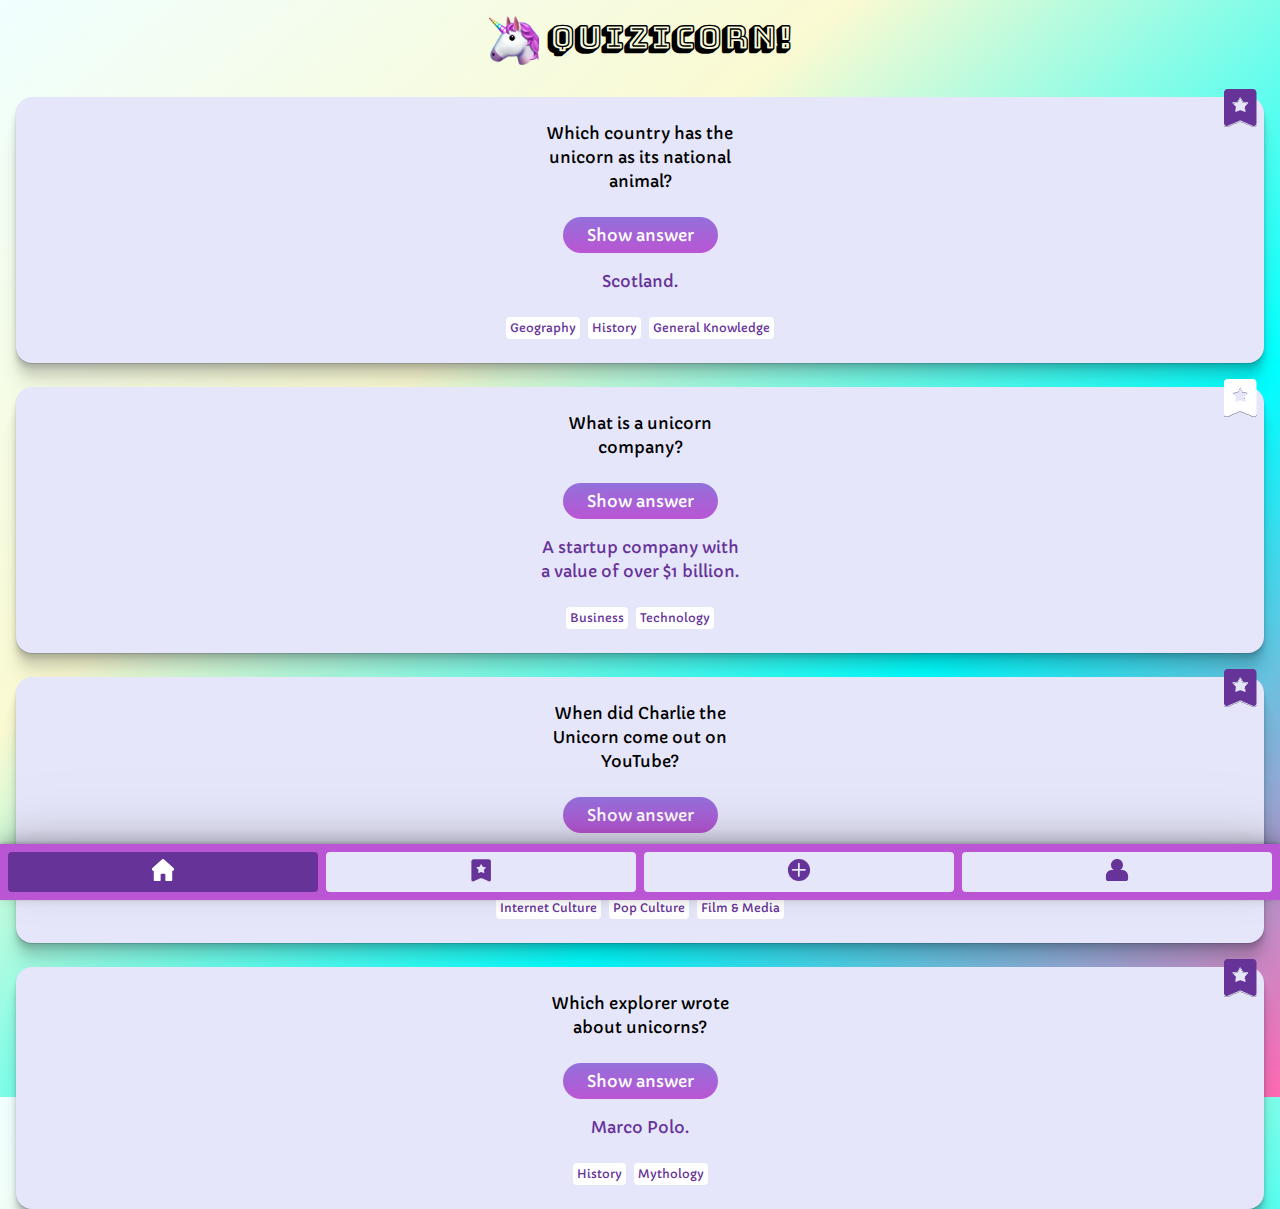
<file: index.html>
<!DOCTYPE html>
<html lang="en">
  <head>
    <meta charset="UTF-8" />
    <meta name="viewport" content="width=device-width, initial-scale=1.0" />
    <title>Quizicorn!</title>
    <link rel="stylesheet" href="./styles.css" />
    <link rel="preconnect" href="https://fonts.googleapis.com" />
    <link rel="preconnect" href="https://fonts.gstatic.com" crossorigin />
    <link
      href="https://fonts.googleapis.com/css2?family=Bungee+Shade&family=Bungee+Spice&family=Capriola&display=swap"
      rel="stylesheet"
    />
    <script src="./js/index.js" defer></script>
  </head>
  <body>
    <header>
      <img
        class="header__image"
        src="./assets/images/unicorn-emoji.png"
        alt="Unicorn emoji"
      />
      <h1 class="header__title">Quizicorn!</h1>
    </header>
    <main class="main-content">
      <ul class="main-content__question-list" role="list">
        <li class="card">
          <button class="card__icon-button" name="Bookmark" data-js="bookmark-button">
            <img
              class="card__bookmark bookmarked"
              src="./assets/icons/bookmark-purple.svg" data-js="bookmark-icon"
            />
          </button>
          <p class="card__text" data-js="card-question">
            Which country has the unicorn as its national animal?
          </p>
          <button class="card__button" data-js="show-button">Show answer</button>
          <p class="card__text card__text__answer text__hidden" data-js="card-answer">
            Scotland.
          </p>
          <ul role="list" class="card__categories" data-js="card-categories">
            <li class="card__tag" data-js="card-category">Geography</li>
            <li class="card__tag" data-js="card-category">History</li>
            <li class="card__tag" data-js="card-category">General Knowledge</li>
          </ul>
        </li>
        <li class="card">
          <button class="card__icon-button" name="Bookmark">
            <img
              class="card__bookmark"
              src="./assets/icons/bookmark-white.svg"
            />
          </button>
          <p class="card__text">
            What is a unicorn company?
          </p>
          <button class="card__button">Show answer</button>
          <p class="card__text card__text__answer text__hidden">
            A startup company with a value of over $1 billion.
          </p>
          <ul role="list" class="card__categories">
            <li class="card__tag">Business</li>
            <li class="card__tag">Technology</li>
          </ul>
        </li>
        <li class="card">
          <button class="card__icon-button" name="Bookmark">
            <img
              class="card__bookmark"
              src="./assets/icons/bookmark-purple.svg"
            />
          </button>
          <p class="card__text">When did Charlie the Unicorn come out on YouTube?</p>
          <button class="card__button">Show answer</button>
          <p class="card__text card__text__answer text__hidden">
            2005.
          </p>
          <ul role="list" class="card__categories">
            <li class="card__tag">Internet Culture</li>
            <li class="card__tag">Pop Culture</li>
            <li class="card__tag">Film & Media</li>
          </ul>
        </li>
        <li class="card">
          <button class="card__icon-button" name="Bookmark">
            <img
              class="card__bookmark"
              src="./assets/icons/bookmark-purple.svg"
            />
          </button>
          <p class="card__text">Which explorer wrote about unicorns?</p>
          <button class="card__button">Show answer</button>
          <p class="card__text card__text__answer text__hidden">
            Marco Polo.
          </p>
          <ul role="list" class="card__categories">
            <li class="card__tag">History</li>
            <li class="card__tag">Mythology</li>
          </ul>
        </li>
      </ul>
    </main>
    <footer>
      <nav class="nav">
        <ul class="nav__list" role="list">
          <li class="nav__item nav__item__active">
            <a href="./index.html" class="nav__icon-button"
              ><img
                class="nav__icon"
                src="./assets/icons/home-white.svg"
                alt="Home"
            /></a>
          </li>
          <li class="nav__item">
            <a href="./bookmarks.html" class="nav__icon-button"
              ><img
                class="nav__icon"
                src="./assets/icons/bookmark-purple.svg"
                alt="Bookmarks"
            /></a>
          </li>
          <li class="nav__item">
            <a href="./form.html" class="nav__icon-button"
              ><img
                class="nav__icon"
                src="./assets/icons/new-card-purple.svg"
                alt="New quiz card"
            /></a>
          </li>
          <li class="nav__item">
            <a href="./profile.html" class="nav__icon-button"
              ><img
                class="nav__icon"
                src="./assets/icons/profile-purple.svg"
                alt="Profile"
            /></a>
          </li>
        </ul>
      </nav>
    </footer>
  </body>
</html>
</file>
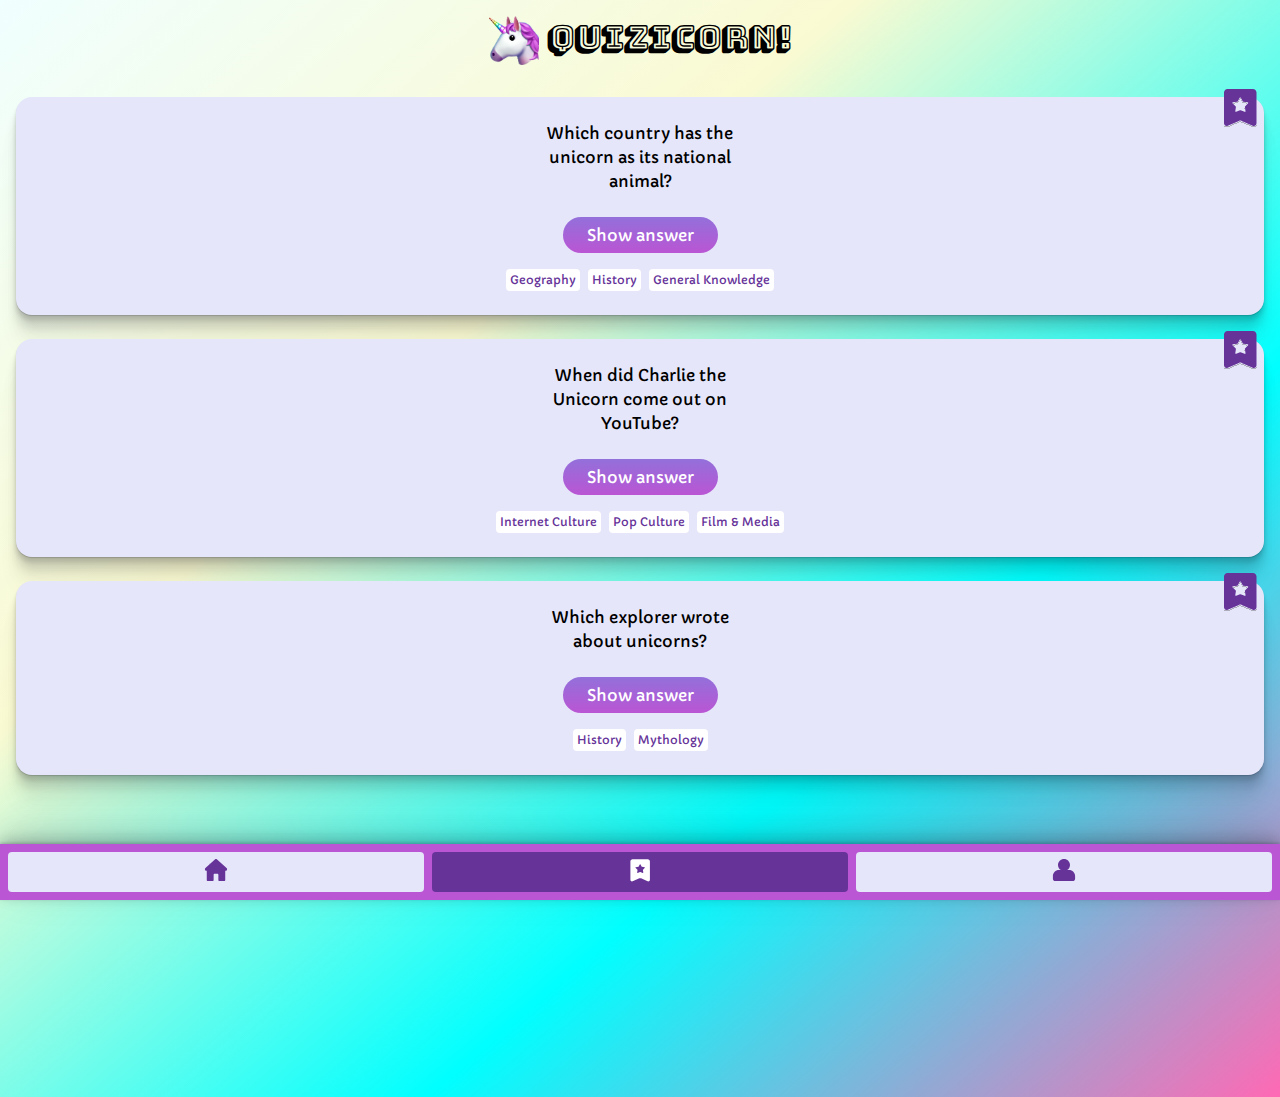
<file: bookmarks.html>
<!DOCTYPE html>
<html lang="en">
  <head>
    <meta charset="UTF-8" />
    <meta name="viewport" content="width=device-width, initial-scale=1.0" />
    <title>Quizicorn!</title>
    <link rel="stylesheet" href="./styles.css" />
    <link rel="preconnect" href="https://fonts.googleapis.com" />
    <link rel="preconnect" href="https://fonts.gstatic.com" crossorigin />
    <link
      href="https://fonts.googleapis.com/css2?family=Bungee+Shade&family=Bungee+Spice&family=Capriola&display=swap"
      rel="stylesheet"
    />
  </head>
  <body>
    <header>
      <img
        class="header__image"
        src="./assets/images/unicorn-emoji.png"
        alt="Doge with cool glasses"
      />
      <h1 class="header__title">Quizicorn!</h1>
    </header>
    <main class="main-content">
        <ul class="main-content__question-list" role="list">
          <li class="card">
            <button class="card__icon-button" name="Bookmark">
              <img
                class="card__bookmark"
                src="./assets/icons/bookmark-purple.svg"
              />
            </button>
            <p class="card__text">
              Which country has the unicorn as its national animal?
            </p>
            <button class="card__button">Show answer</button>
            <ul role="list" class="card__categories">
              <li class="card__tag">Geography</li>
              <li class="card__tag">History</li>
              <li class="card__tag">General Knowledge</li>
            </ul>
          </li>
          <li class="card">
            <button class="card__icon-button" name="Bookmark">
              <img
                class="card__bookmark"
                src="./assets/icons/bookmark-purple.svg"
              />
            </button>
            <p class="card__text">When did Charlie the Unicorn come out on YouTube?</p>
            <button class="card__button">Show answer</button>
            <ul role="list" class="card__categories">
              <li class="card__tag">Internet Culture</li>
              <li class="card__tag">Pop Culture</li>
              <li class="card__tag">Film & Media</li>
            </ul>
          </li>
          <li class="card">
            <button class="card__icon-button" name="Bookmark">
              <img
                class="card__bookmark"
                src="./assets/icons/bookmark-purple.svg"
              />
            </button>
            <p class="card__text">Which explorer wrote about unicorns?</p>
            <button class="card__button">Show answer</button>
            <ul role="list" class="card__categories">
              <li class="card__tag">History</li>
              <li class="card__tag">Mythology</li>
            </ul>
          </li>
        </ul>
      </main>
    <footer>
        <nav class="nav">
          <ul class="nav__list" role="list">
            <li class="nav__item">
              <a href="./index.html" class="nav__icon-button"
                ><img
                  class="nav__icon"
                  src="./assets/icons/home-purple.svg"
                  alt="Home"
              /></a>
            </li>
            <li class="nav__item nav__item__active">
              <a href="./bookmarks.html" class="nav__icon-button"
                ><img
                  class="nav__icon"
                  src="./assets/icons/bookmark-white.svg"
                  alt="Bookmarks"
              /></a>
            </li>
            <li class="nav__item">
              <a href="./profile.html" class="nav__icon-button"
                ><img
                  class="nav__icon"
                  src="./assets/icons/profile-purple.svg"
                  alt="Profile"
              /></a>
            </li>
          </ul>
        </nav>
      </footer>
  </body>
</html>
</file>
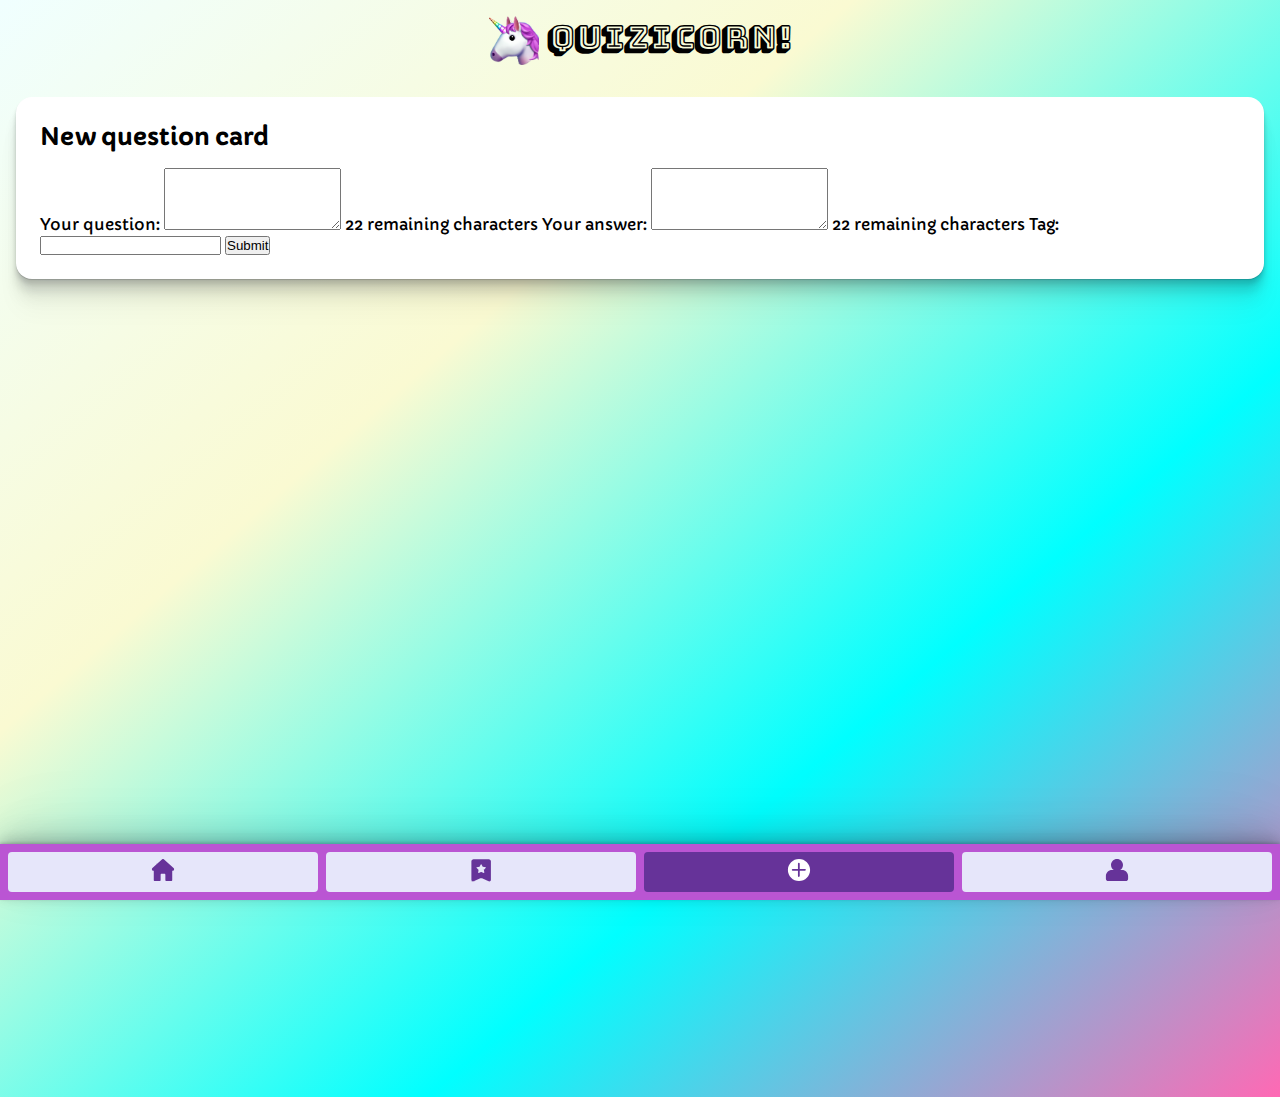
<file: form.html>
<!DOCTYPE html>
<html lang="en">
  <head>
    <meta charset="UTF-8" />
    <meta name="viewport" content="width=device-width, initial-scale=1.0" />
    <title>Quizicorn!</title>
    <link rel="stylesheet" href="./styles.css" />
    <link rel="preconnect" href="https://fonts.googleapis.com" />
    <link rel="preconnect" href="https://fonts.gstatic.com" crossorigin />
    <link
      href="https://fonts.googleapis.com/css2?family=Bungee+Shade&family=Bungee+Spice&family=Capriola&display=swap"
      rel="stylesheet"
    />
    <script src="./js/form.js" defer></script>
  </head>
  <body>
    <header>
      <img
        class="header__image"
        src="./assets/images/unicorn-emoji.png"
        alt="Unicorn emoji"
      />
      <h1 class="header__title">Quizicorn!</h1>
    </header>
    <main>
      <div class="main-content__profile-container">
        <h2>New question card</h2>
        <form data-js="form">
          <label for="new-question">Your question:</label>
          <textarea
            class="form__textarea"
            name="new-question"
            id="new-question"
            data-js="new-question"
            rows="4"
            maxlength="150"
          ></textarea>
          <span
            class="form__span"
            id="question-remaining-characters"
            data-js="question-remaining-characters"
            >22 remaining characters</span
          >
          <label for="new-answer">Your answer:</label>
          <textarea
            class="form__textarea"
            name="new-answer"
            id="new-answer"
            data-js="new-answer"
            rows="4"
            maxlength="150"
          ></textarea>
          <span
            class="form__span"
            id="answer-remaining-characters"
            data-js="answer-remaining-characters"
            >22 remaining characters</span
          >
          <label for="new-tag">Tag:</label>
          <input
            class="form__textinput"
            type="text"
            name="new-tag"
            id="new-tag"
            data-js="new-tag"
          />
          <button type="submit" class="form__button" data-js="submit-button">Submit</button>
        </form>
      </div>
    </main>
    <footer>
      <nav class="nav">
        <ul class="nav__list" role="list">
          <li class="nav__item">
            <a href="./index.html" class="nav__icon-button"
              ><img
                class="nav__icon"
                src="./assets/icons/home-purple.svg"
                alt="Home"
            /></a>
          </li>
          <li class="nav__item">
            <a href="./bookmarks.html" class="nav__icon-button"
              ><img
                class="nav__icon"
                src="./assets/icons/bookmark-purple.svg"
                alt="Bookmarks"
            /></a>
          </li>
          <li class="nav__item nav__item__active">
            <a href="./form.html" class="nav__icon-button"
              ><img
                class="nav__icon"
                src="./assets/icons/new-card-white.svg"
                alt="New quiz card"
            /></a>
          </li>
          <li class="nav__item">
            <a href="./profile.html" class="nav__icon-button"
              ><img
                class="nav__icon"
                src="./assets/icons/profile-purple.svg"
                alt="Profile"
            /></a>
          </li>
        </ul>
      </nav>
    </footer>
  </body>
</html>
</file>
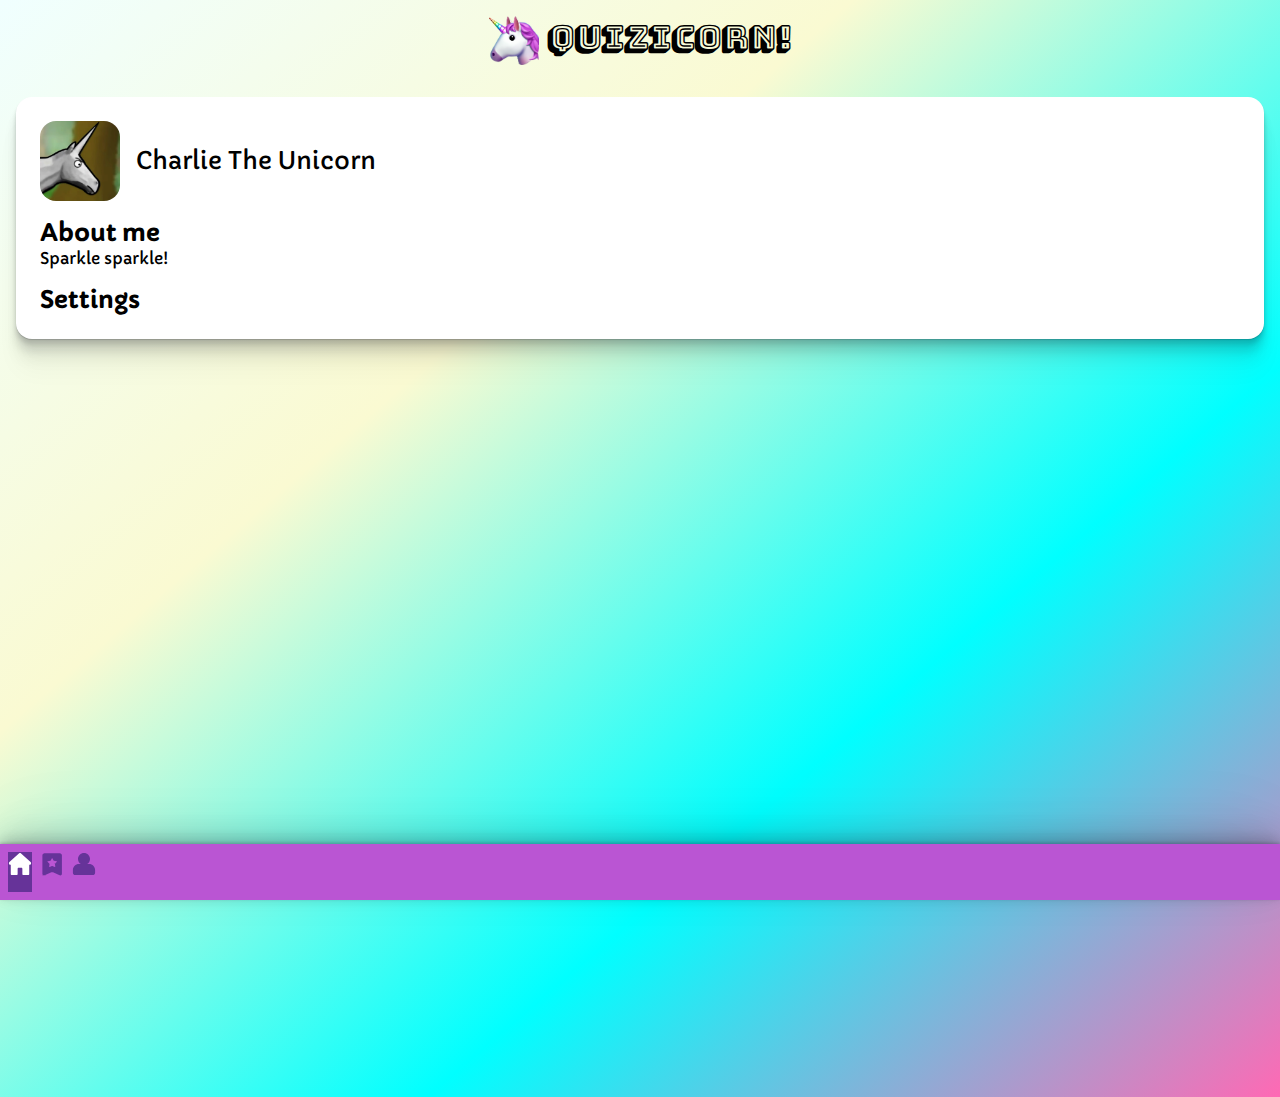
<file: profile.html>
<!DOCTYPE html>
<html lang="en">
  <head>
    <meta charset="UTF-8" />
    <meta name="viewport" content="width=device-width, initial-scale=1.0" />
    <title>Quizicorn!</title>
    <link rel="stylesheet" href="./styles.css" />
    <link rel="preconnect" href="https://fonts.googleapis.com" />
    <link rel="preconnect" href="https://fonts.gstatic.com" crossorigin />
    <link
      href="https://fonts.googleapis.com/css2?family=Bungee+Shade&family=Bungee+Spice&family=Capriola&display=swap"
      rel="stylesheet"
    />
  </head>
  <body>
    <header>
      <img
        class="header__image"
        src="./assets/images/unicorn-emoji.png"
        alt="Doge with cool glasses"
      />
      <h1 class="header__title">Quizicorn!</h1>
    </header>
    <main>
      <div class="main-content__profile-container">
        <section class="main-content__profile-heading">
          <img
            class="main-content__profile-img"
            src="./assets/images/charlie-unicorn.png"
          />
          <p class="main-content__profile-heading-text">Charlie The Unicorn</p>
        </section>
        <section class="main-content__profile-about">
          <h2>About me</h2>
          <p>Sparkle sparkle!</p>
        </section>
        <section class="main-content__profile-settings">
          <h2>Settings</h2>
        </section>
      </div>
    </main>
    <footer>
      <nav class="nav">
        <ul class="nav__list" role="list">
          <li class="nav__item__active">
            <a href="./index.html" class="nav__icon-button"
              ><img
                class="nav__icon"
                src="./assets/icons/home-white.svg"
                alt="Home"
            /></a>
          </li>
          <li class="nav__item__inactive">
            <a href="./bookmarks.html" class="nav__icon-button"
              ><img
                class="nav__icon"
                src="./assets/icons/bookmark-purple.svg"
                alt="Bookmarks"
            /></a>
          </li>
          <li class="nav__item__inactive">
            <a href="#" class="nav__icon-button"
              ><img
                class="nav__icon"
                src="./assets/icons/profile-purple.svg"
                alt="Profile"
            /></a>
          </li>
        </ul>
      </nav>
    </footer>
  </body>
</html>
</file>
<file: styles.css>
@import "./components/header.css";
@import "./components/main.css";
@import "./components/card.css";
@import "./components/footer.css";
@import "./components/switch.css";

/* Variables */

:root {
    --text-xs: 0.725rem;
    --text-sm: 0.85rem;
    --text-md: 1rem;
    --text-lg: 1.5rem;

    --spacing-xs: 4px;
    --spacing-sm: 8px;
    --spacing-md: 16px;
    --spacing-lg: 24px;

    --color-primary-dark: rebeccapurple;
    --color-primary-light: mediumpurple;
    --color-secondary: MediumOrchid;
    --color-bg: lavender;
    --color-white: white;
    --color-black: black;

    --card-bg: lavender;
    --card-text: black;

    --tag-bg: white;
    --tag-text: rebeccapurple;
}


/* Reset */

*,
*::before,
*::after {
  box-sizing: border-box;
  margin: 0;
  padding: 0;
}

ul[role='list'],
ol[role='list'] {
  list-style: none;
}

/* Elements */

body {
    min-height: 100vh;
    margin-bottom: 100px;
    font-family: "Capriola", sans-serif;
    background-image: linear-gradient(to bottom right, azure, LightGoldenRodYellow, aqua
    , hotpink);
}
</file>
